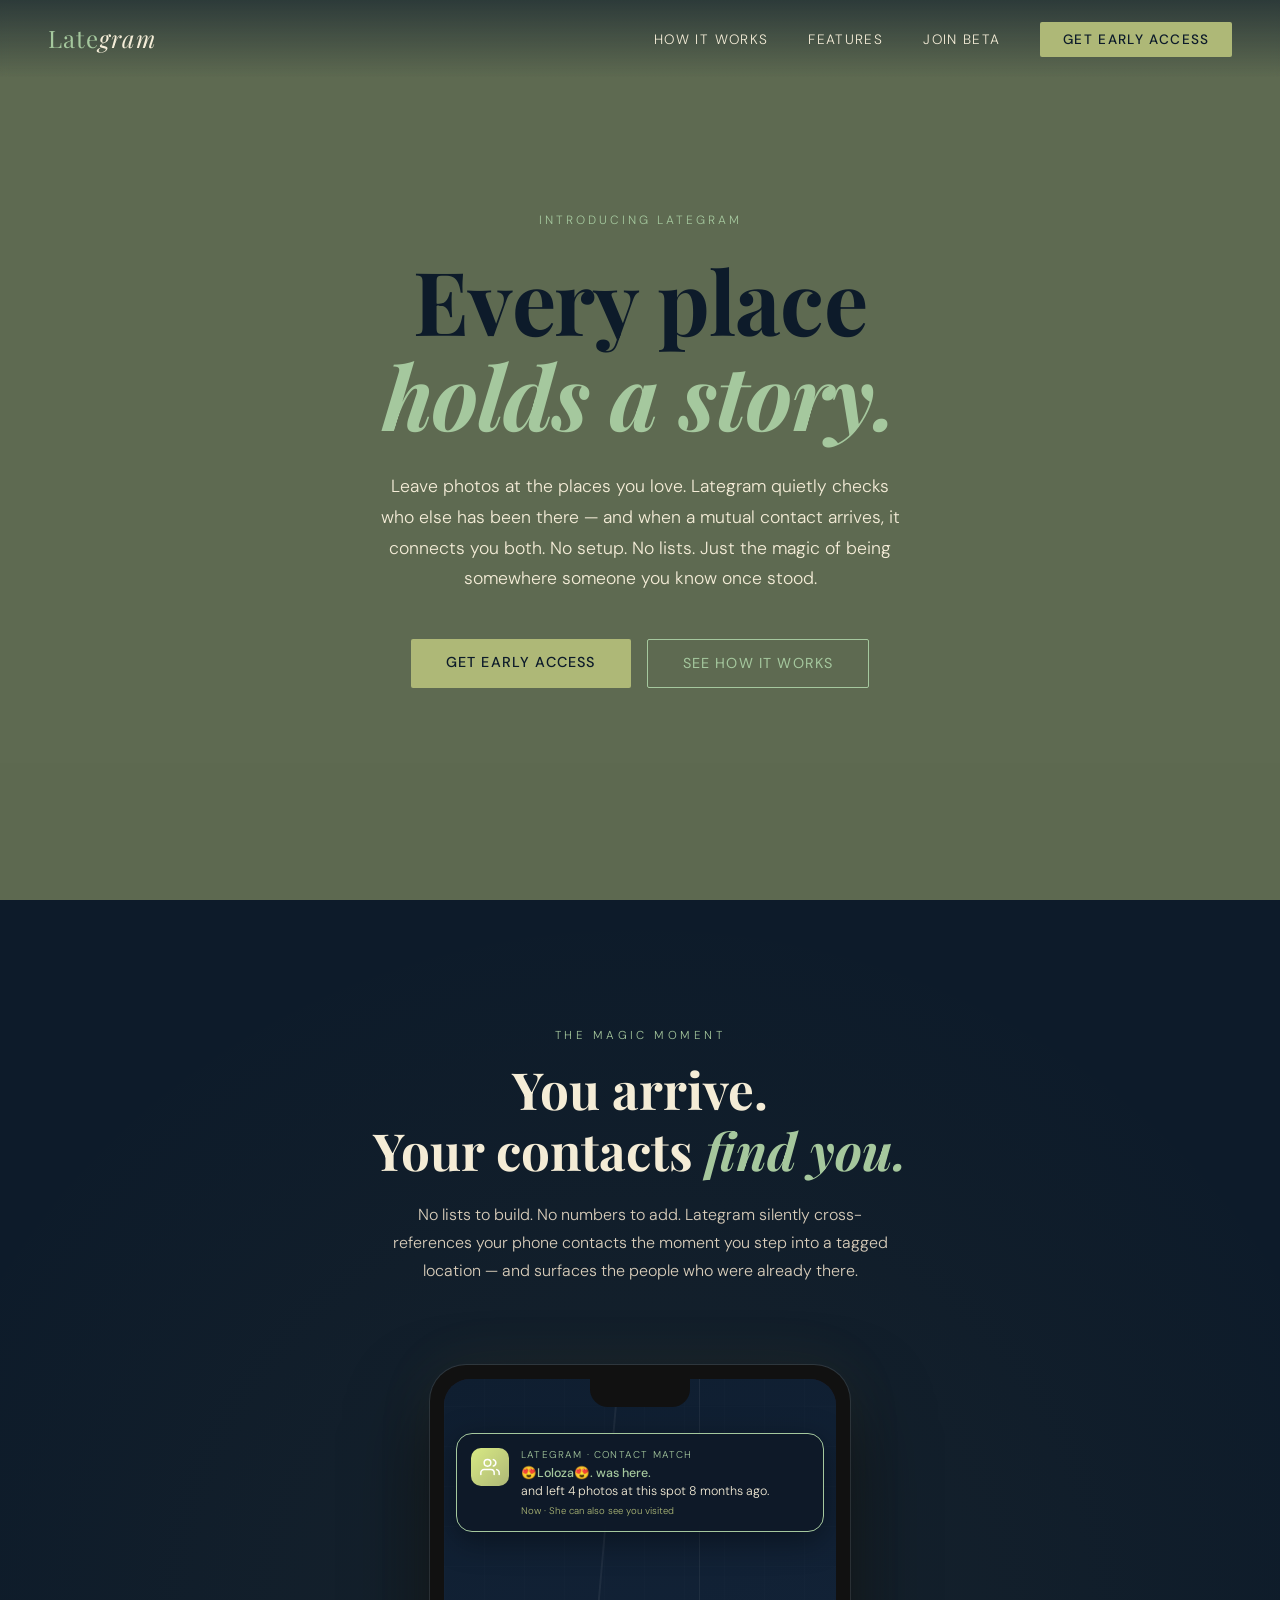
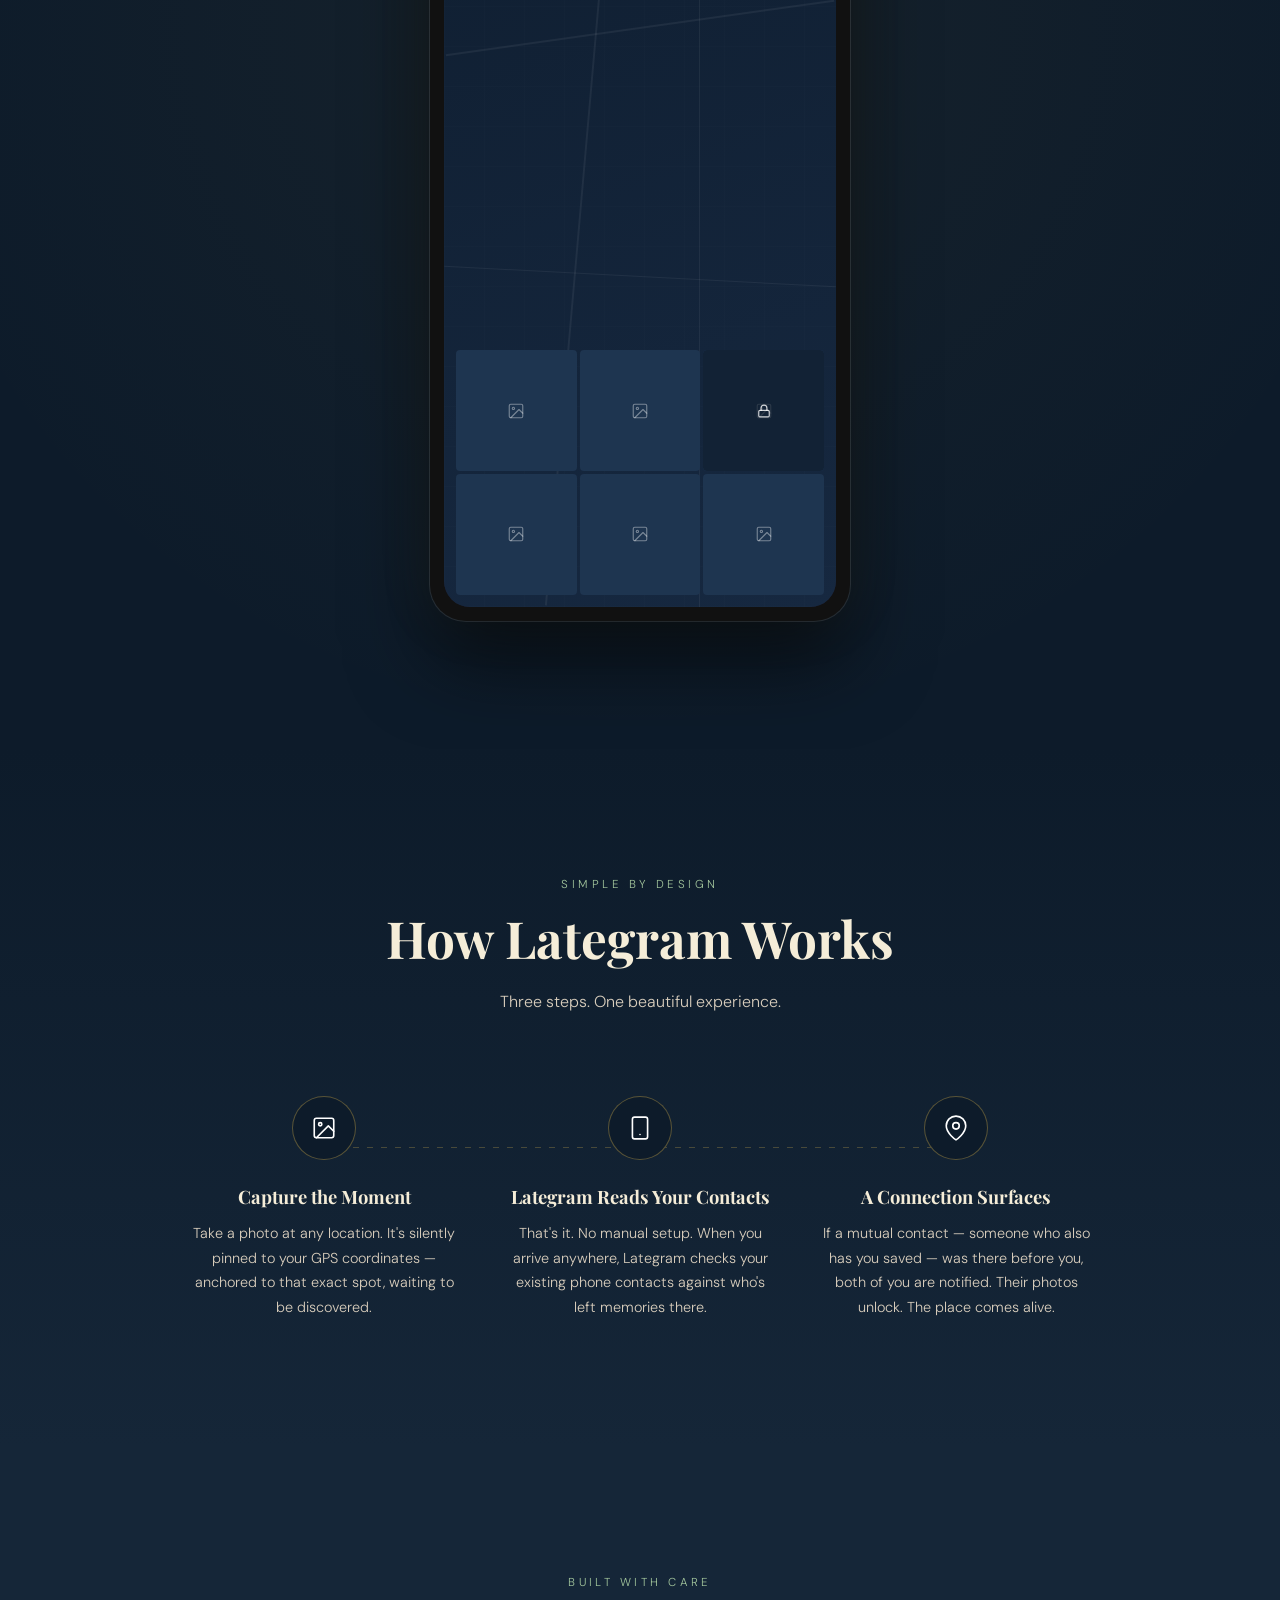
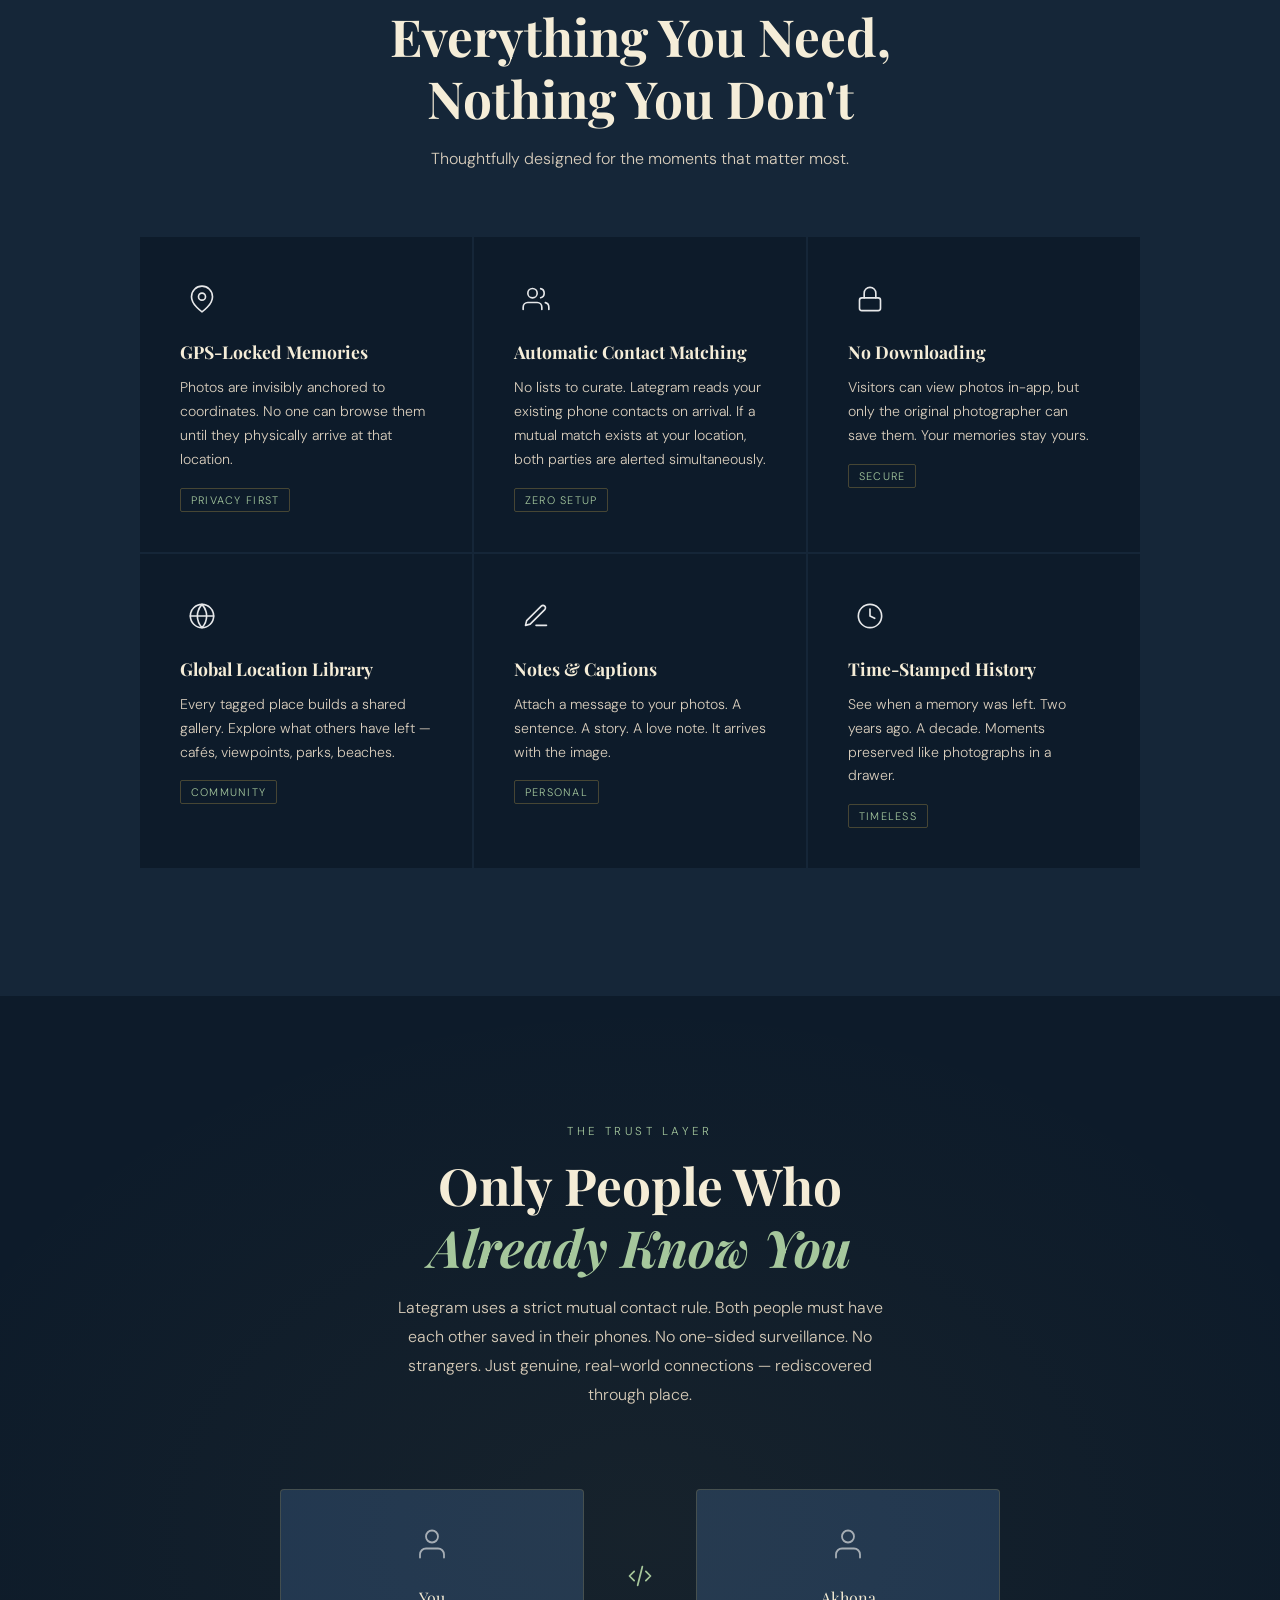
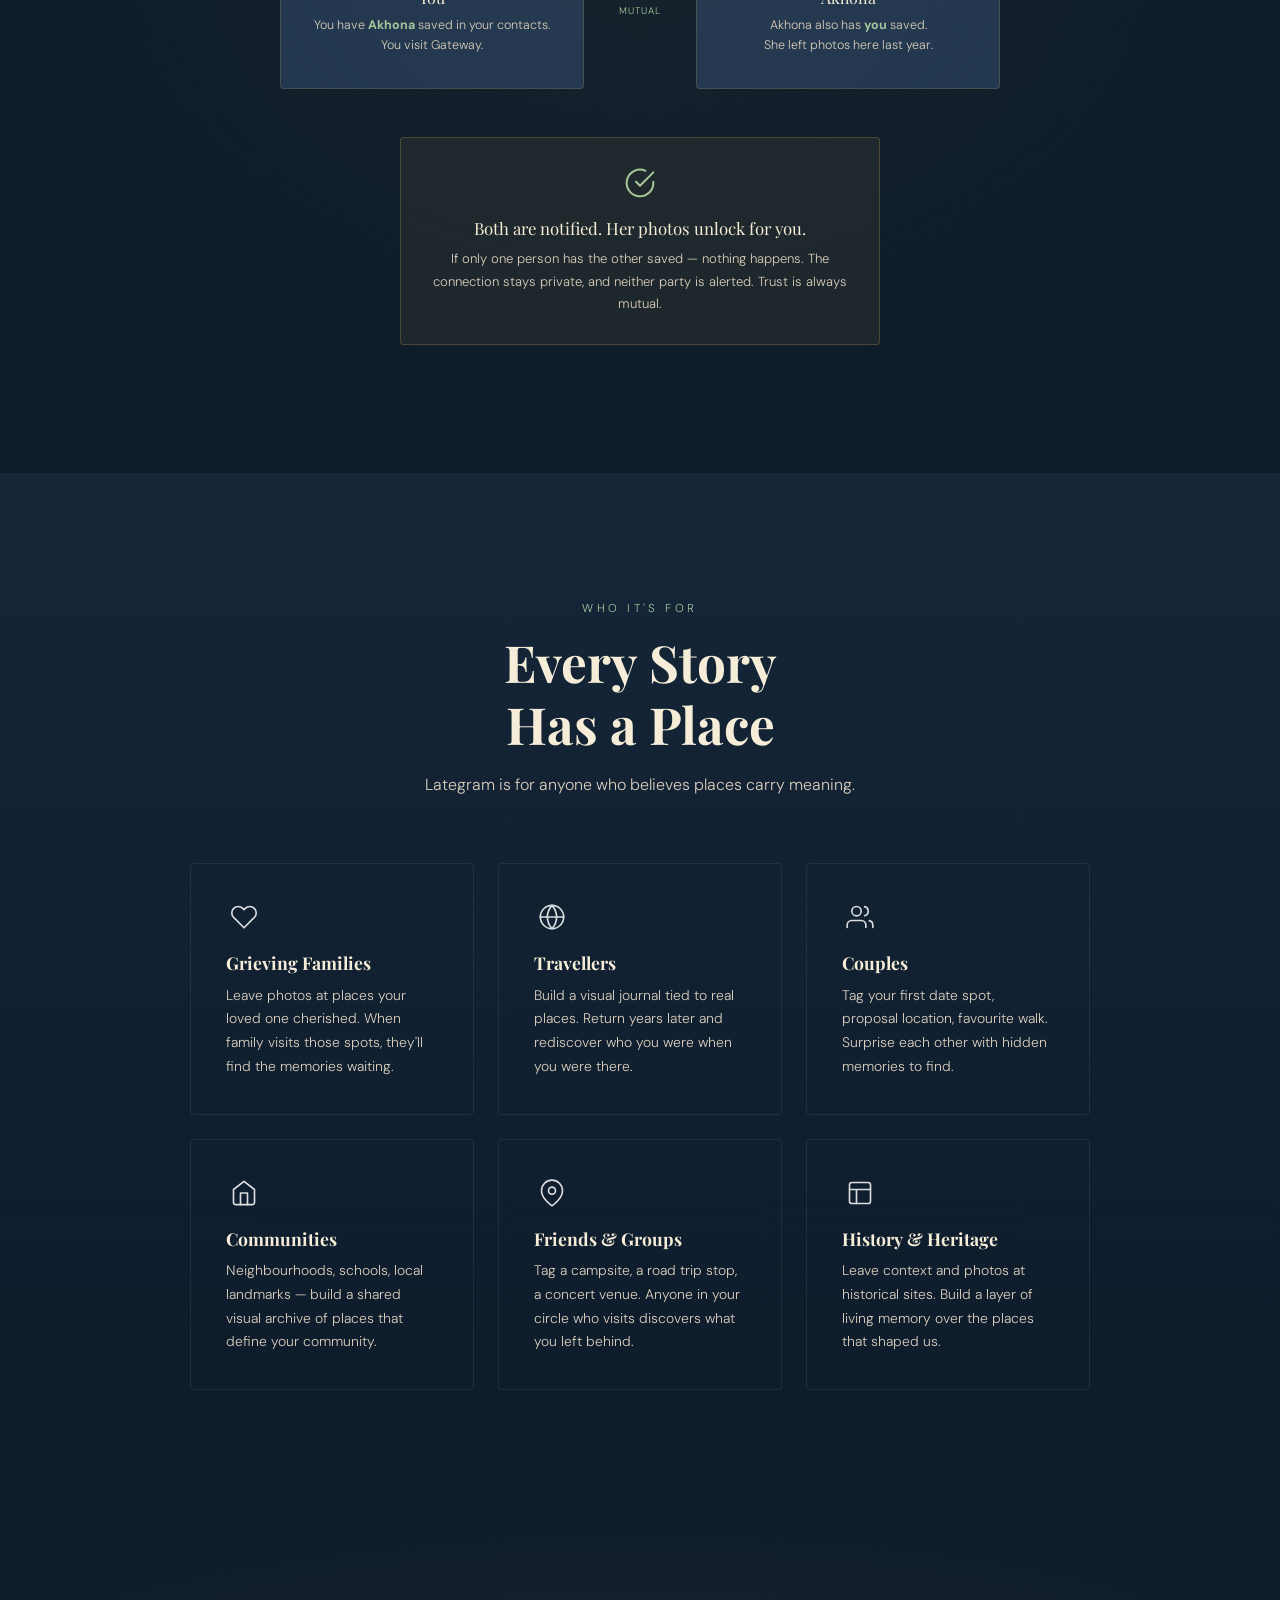
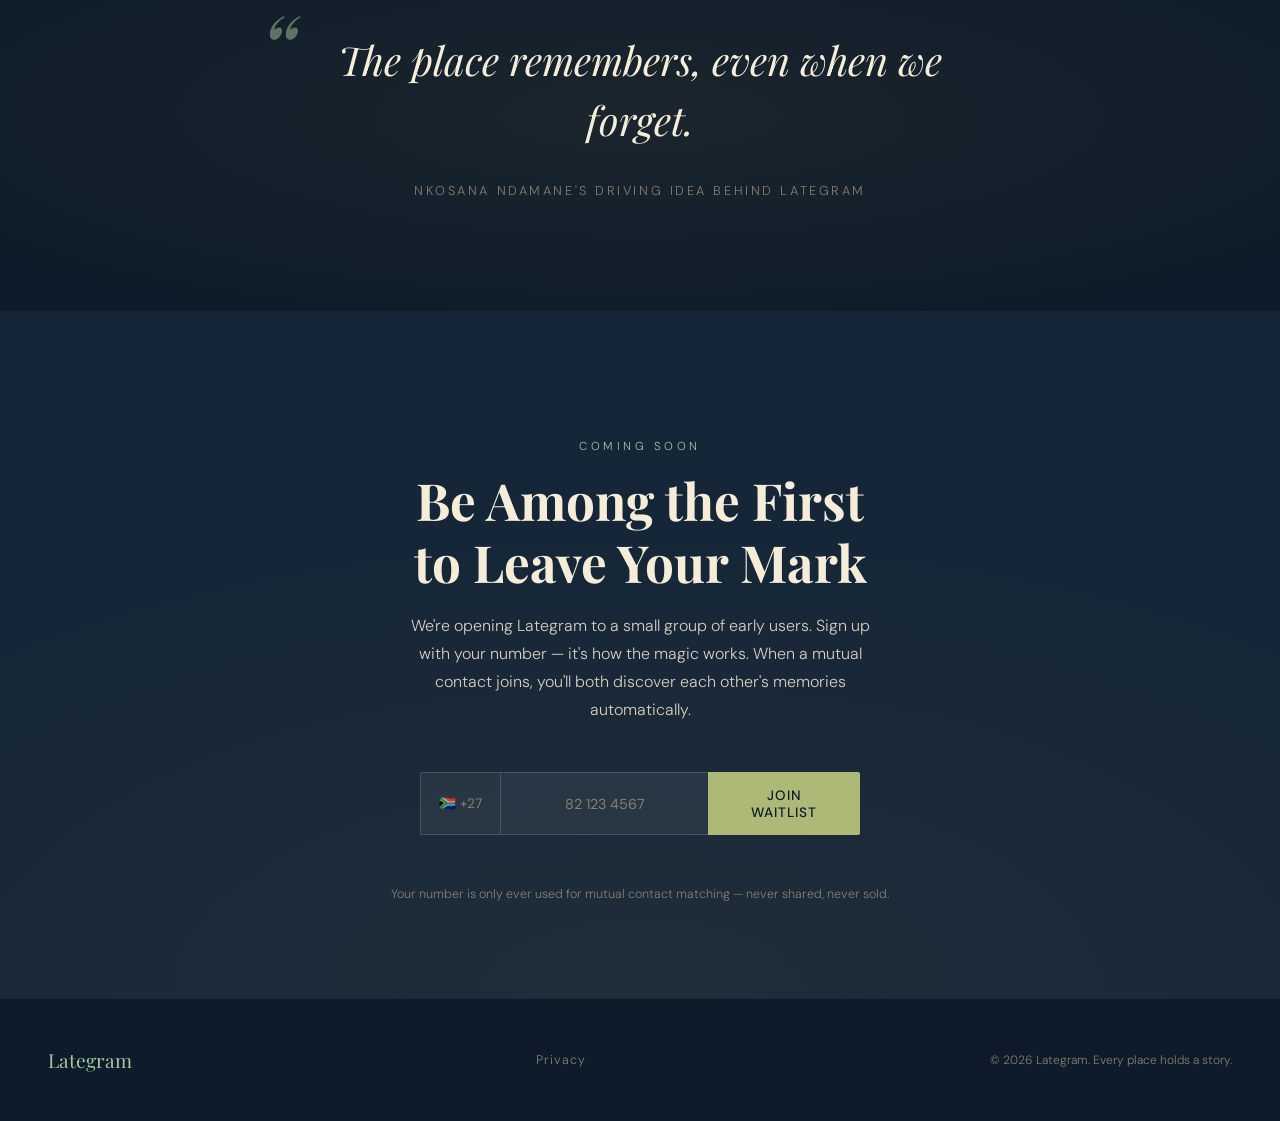
<file: index.html>
<!DOCTYPE html>
<html lang="en">
<head>
<meta charset="UTF-8">
<meta name="viewport" content="width=device-width, initial-scale=1.0">
<title>Lategram — Every Place Holds a Story</title>
<link href="https://fonts.googleapis.com/css2?family=Playfair+Display:ital,wght@0,400;0,700;1,400;1,600&family=DM+Sans:wght@300;400;500&display=swap" rel="stylesheet">
<link rel="stylesheet" href="style.css">
</head>
<body>

<!-- NAV -->
<nav>
  <div class="logo">Late<span>gram</span></div>
  <ul>
    <li><a href="#how">How It Works</a></li>
    <li><a href="#features">Features</a></li>
    <li><a href="#waitlist">Join Beta</a></li>
    <li><a href="#waitlist" class="nav-cta">Get Early Access</a></li>
  </ul>
</nav>

<!-- HERO -->
<section class="hero">
  <div class="hero-bg"></div>

  <!-- floating photo cards -->
  <div class="photo-float pf1"><div class="photo-inner"><svg width="32" height="32" viewBox="0 0 24 24" fill="none" stroke="rgba(255,255,255,0.5)" stroke-width="1.2" stroke-linecap="round" stroke-linejoin="round"><circle cx="12" cy="12" r="4"/><path d="M12 2v2M12 20v2M4.93 4.93l1.41 1.41M17.66 17.66l1.41 1.41M2 12h2M20 12h2M4.93 19.07l1.41-1.41M17.66 6.34l1.41-1.41"/></svg></div></div>
  <div class="photo-float pf2"><div class="photo-inner"><svg width="32" height="32" viewBox="0 0 24 24" fill="none" stroke="rgba(255,255,255,0.5)" stroke-width="1.2" stroke-linecap="round" stroke-linejoin="round"><path d="M17 21v-2a4 4 0 0 0-4-4H5a4 4 0 0 0-4 4v2"/><circle cx="9" cy="7" r="4"/><path d="M23 21v-2a4 4 0 0 0-3-3.87"/><path d="M16 3.13a4 4 0 0 1 0 7.75"/></svg></div></div>
  <div class="photo-float pf3"><div class="photo-inner"><svg width="32" height="32" viewBox="0 0 24 24" fill="none" stroke="rgba(255,255,255,0.5)" stroke-width="1.2" stroke-linecap="round" stroke-linejoin="round"><rect x="3" y="3" width="18" height="18" rx="2"/><path d="M3 9h18M9 21V9"/></svg></div></div>
  <div class="photo-float pf4"><div class="photo-inner"><svg width="32" height="32" viewBox="0 0 24 24" fill="none" stroke="rgba(255,255,255,0.5)" stroke-width="1.2" stroke-linecap="round" stroke-linejoin="round"><path d="M21 10c0 7-9 13-9 13S3 17 3 10a9 9 0 1 1 18 0z"/><circle cx="12" cy="10" r="3"/></svg></div></div>
  <div class="photo-float pf5"><div class="photo-inner"><svg width="32" height="32" viewBox="0 0 24 24" fill="none" stroke="rgba(255,255,255,0.5)" stroke-width="1.2" stroke-linecap="round" stroke-linejoin="round"><rect x="3" y="3" width="18" height="18" rx="2"/><circle cx="8.5" cy="8.5" r="1.5"/><path d="M21 15l-5-5L5 21"/></svg></div></div>
  <div class="photo-float pf6"><div class="photo-inner"><svg width="32" height="32" viewBox="0 0 24 24" fill="none" stroke="rgba(255,255,255,0.5)" stroke-width="1.2" stroke-linecap="round" stroke-linejoin="round"><path d="M20.84 4.61a5.5 5.5 0 0 0-7.78 0L12 5.67l-1.06-1.06a5.5 5.5 0 0 0-7.78 7.78l1.06 1.06L12 21.23l7.78-7.78 1.06-1.06a5.5 5.5 0 0 0 0-7.78z"/></svg></div></div>

  <div class="hero-content">
    <p class="hero-eyebrow">Introducing Lategram</p>
    <h1 class="hero-title">
      Every place<br>
      <em>holds a story.</em>
    </h1>
    <p class="hero-sub">
      Leave photos at the places you love. Lategram quietly checks who else has been there —
      and when a mutual contact arrives, it connects you both. No setup. No lists. Just the magic of being somewhere someone you know once stood.
    </p>
    <div class="hero-actions">
      <a href="#waitlist" class="btn-primary">Get Early Access</a>
      <a href="#how" class="btn-ghost">See How It Works</a>
    </div>
  </div>
</section>

<!-- NOTIFICATION DEMO -->
<section class="notif-section" id="notify">
  <p class="section-label">The Magic Moment</p>
  <h2 class="section-title">You arrive.<br>Your contacts <em style="font-style:italic; color:var(--mint-green);">find you.</em></h2>
  <p class="section-sub">
    No lists to build. No numbers to add. Lategram silently cross-references your phone contacts the moment you step into a tagged location — and surfaces the people who were already there.
  </p>

  <div class="notif-demo">
    <div class="phone-mock">
      <div class="phone-screen">
        <div class="phone-notch"></div>
        <div class="phone-map-bg">
          <div class="phone-road pr1"></div>
          <div class="phone-road pr2"></div>
          <div class="phone-road pr3"></div>
          <div class="phone-road pr4"></div>
        </div>

        <!-- Toast notification -->
        <div class="toast">
          <div class="toast-icon"><svg width="20" height="20" viewBox="0 0 24 24" fill="none" stroke="white" stroke-width="1.8" stroke-linecap="round" stroke-linejoin="round"><path d="M17 21v-2a4 4 0 0 0-4-4H5a4 4 0 0 0-4 4v2"/><circle cx="9" cy="7" r="4"/><path d="M23 21v-2a4 4 0 0 0-3-3.87"/><path d="M16 3.13a4 4 0 0 1 0 7.75"/></svg></div>
          <div class="toast-body">
            <div class="toast-app">Lategram · Contact Match</div>
            <div class="toast-msg">
              <strong>😍Loloza😍. was here.</strong><br>
              and left 4 photos at this spot 8 months ago.
            </div>
            <div class="toast-time">Now · She can also see you visited</div>
          </div>
        </div>

        <div class="phone-photos">
          <div class="pp"><svg width="18" height="18" viewBox="0 0 24 24" fill="none" stroke="rgba(255,255,255,0.4)" stroke-width="1.5" stroke-linecap="round" stroke-linejoin="round"><rect x="3" y="3" width="18" height="18" rx="2"/><circle cx="8.5" cy="8.5" r="1.5"/><path d="M21 15l-5-5L5 21"/></svg></div>
          <div class="pp"><svg width="18" height="18" viewBox="0 0 24 24" fill="none" stroke="rgba(255,255,255,0.4)" stroke-width="1.5" stroke-linecap="round" stroke-linejoin="round"><rect x="3" y="3" width="18" height="18" rx="2"/><circle cx="8.5" cy="8.5" r="1.5"/><path d="M21 15l-5-5L5 21"/></svg></div>
          <div class="pp pp-locked"><svg width="18" height="18" viewBox="0 0 24 24" fill="none" stroke="rgba(255,255,255,0.4)" stroke-width="1.5" stroke-linecap="round" stroke-linejoin="round"><rect x="3" y="3" width="18" height="18" rx="2"/><circle cx="8.5" cy="8.5" r="1.5"/><path d="M21 15l-5-5L5 21"/></svg><div class="pp-lock-icon"><svg width="14" height="14" viewBox="0 0 24 24" fill="none" stroke="rgba(255,255,255,0.8)" stroke-width="2" stroke-linecap="round" stroke-linejoin="round"><rect x="3" y="11" width="18" height="11" rx="2"/><path d="M7 11V7a5 5 0 0 1 10 0v4"/></svg></div></div>
          <div class="pp"><svg width="18" height="18" viewBox="0 0 24 24" fill="none" stroke="rgba(255,255,255,0.4)" stroke-width="1.5" stroke-linecap="round" stroke-linejoin="round"><rect x="3" y="3" width="18" height="18" rx="2"/><circle cx="8.5" cy="8.5" r="1.5"/><path d="M21 15l-5-5L5 21"/></svg></div>
          <div class="pp"><svg width="18" height="18" viewBox="0 0 24 24" fill="none" stroke="rgba(255,255,255,0.4)" stroke-width="1.5" stroke-linecap="round" stroke-linejoin="round"><rect x="3" y="3" width="18" height="18" rx="2"/><circle cx="8.5" cy="8.5" r="1.5"/><path d="M21 15l-5-5L5 21"/></svg></div>
          <div class="pp"><svg width="18" height="18" viewBox="0 0 24 24" fill="none" stroke="rgba(255,255,255,0.4)" stroke-width="1.5" stroke-linecap="round" stroke-linejoin="round"><rect x="3" y="3" width="18" height="18" rx="2"/><circle cx="8.5" cy="8.5" r="1.5"/><path d="M21 15l-5-5L5 21"/></svg></div>
        </div>
      </div>
    </div>
  </div>
</section>

<!-- HOW IT WORKS -->
<section class="how-section" id="how">
  <p class="section-label">Simple By Design</p>
  <h2 class="section-title">How Lategram Works</h2>
  <p class="section-sub">Three steps. One beautiful experience.</p>

  <div class="steps">
    <div class="step">
      <div class="step-num"><svg width="26" height="26" viewBox="0 0 24 24" fill="none" stroke="white" stroke-width="1.5" stroke-linecap="round" stroke-linejoin="round"><rect x="3" y="3" width="18" height="18" rx="2"/><circle cx="8.5" cy="8.5" r="1.5"/><path d="M21 15l-5-5L5 21"/></svg></div>
      <h3>Capture the Moment</h3>
      <p>Take a photo at any location. It's silently pinned to your GPS coordinates — anchored to that exact spot, waiting to be discovered.</p>
    </div>
    <div class="step">
      <div class="step-num"><svg width="26" height="26" viewBox="0 0 24 24" fill="none" stroke="white" stroke-width="1.5" stroke-linecap="round" stroke-linejoin="round"><rect x="5" y="2" width="14" height="20" rx="2"/><path d="M12 18h.01"/></svg></div>
      <h3>Lategram Reads Your Contacts</h3>
      <p>That's it. No manual setup. When you arrive anywhere, Lategram checks your existing phone contacts against who's left memories there.</p>
    </div>
    <div class="step">
      <div class="step-num"><svg width="26" height="26" viewBox="0 0 24 24" fill="none" stroke="white" stroke-width="1.5" stroke-linecap="round" stroke-linejoin="round"><path d="M21 10c0 7-9 13-9 13S3 17 3 10a9 9 0 1 1 18 0z"/><circle cx="12" cy="10" r="3"/></svg></div>
      <h3>A Connection Surfaces</h3>
      <p>If a mutual contact — someone who also has you saved — was there before you, both of you are notified. Their photos unlock. The place comes alive.</p>
    </div>
  </div>
</section>

<!-- FEATURES -->
<section class="features-section" id="features">
  <p class="section-label">Built With Care</p>
  <h2 class="section-title" style="text-align:center; margin-bottom:1rem;">Everything You Need,<br>Nothing You Don't</h2>
  <p class="section-sub" style="text-align:center; max-width:480px; margin: 0 auto 4rem; color: var(--cream-dim); line-height:1.75;">
    Thoughtfully designed for the moments that matter most.
  </p>

  <div class="features-grid">
    <div class="feat">
      <div class="feat-icon"><svg width="28" height="28" viewBox="0 0 24 24" fill="none" stroke="white" stroke-width="1.4" stroke-linecap="round" stroke-linejoin="round"><path d="M21 10c0 7-9 13-9 13S3 17 3 10a9 9 0 1 1 18 0z"/><circle cx="12" cy="10" r="3"/></svg></div>
      <h3>GPS-Locked Memories</h3>
      <p>Photos are invisibly anchored to coordinates. No one can browse them until they physically arrive at that location.</p>
      <span class="feat-tag">Privacy First</span>
    </div>
    <div class="feat">
      <div class="feat-icon"><svg width="28" height="28" viewBox="0 0 24 24" fill="none" stroke="white" stroke-width="1.4" stroke-linecap="round" stroke-linejoin="round"><path d="M17 21v-2a4 4 0 0 0-4-4H5a4 4 0 0 0-4 4v2"/><circle cx="9" cy="7" r="4"/><path d="M23 21v-2a4 4 0 0 0-3-3.87"/><path d="M16 3.13a4 4 0 0 1 0 7.75"/></svg></div>
      <h3>Automatic Contact Matching</h3>
      <p>No lists to curate. Lategram reads your existing phone contacts on arrival. If a mutual match exists at your location, both parties are alerted simultaneously.</p>
      <span class="feat-tag">Zero Setup</span>
    </div>
    <div class="feat">
      <div class="feat-icon"><svg width="28" height="28" viewBox="0 0 24 24" fill="none" stroke="white" stroke-width="1.4" stroke-linecap="round" stroke-linejoin="round"><rect x="3" y="11" width="18" height="11" rx="2"/><path d="M7 11V7a5 5 0 0 1 10 0v4"/></svg></div>
      <h3>No Downloading</h3>
      <p>Visitors can view photos in-app, but only the original photographer can save them. Your memories stay yours.</p>
      <span class="feat-tag">Secure</span>
    </div>
    <div class="feat">
      <div class="feat-icon"><svg width="28" height="28" viewBox="0 0 24 24" fill="none" stroke="white" stroke-width="1.4" stroke-linecap="round" stroke-linejoin="round"><circle cx="12" cy="12" r="10"/><path d="M2 12h20M12 2a15.3 15.3 0 0 1 4 10 15.3 15.3 0 0 1-4 10 15.3 15.3 0 0 1-4-10 15.3 15.3 0 0 1 4-10z"/></svg></div>
      <h3>Global Location Library</h3>
      <p>Every tagged place builds a shared gallery. Explore what others have left — cafés, viewpoints, parks, beaches.</p>
      <span class="feat-tag">Community</span>
    </div>
    <div class="feat">
      <div class="feat-icon"><svg width="28" height="28" viewBox="0 0 24 24" fill="none" stroke="white" stroke-width="1.4" stroke-linecap="round" stroke-linejoin="round"><path d="M12 20h9"/><path d="M16.5 3.5a2.121 2.121 0 0 1 3 3L7 19l-4 1 1-4L16.5 3.5z"/></svg></div>
      <h3>Notes & Captions</h3>
      <p>Attach a message to your photos. A sentence. A story. A love note. It arrives with the image.</p>
      <span class="feat-tag">Personal</span>
    </div>
    <div class="feat">
      <div class="feat-icon"><svg width="28" height="28" viewBox="0 0 24 24" fill="none" stroke="white" stroke-width="1.4" stroke-linecap="round" stroke-linejoin="round"><circle cx="12" cy="12" r="10"/><path d="M12 6v6l4 2"/></svg></div>
      <h3>Time-Stamped History</h3>
      <p>See when a memory was left. Two years ago. A decade. Moments preserved like photographs in a drawer.</p>
      <span class="feat-tag">Timeless</span>
    </div>
  </div>
</section>

<!-- MUTUAL TRUST MODEL -->
<section style="padding: 8rem 2rem; background: var(--navy); position:relative; overflow:hidden;">
  <div style="position:absolute;inset:0;background:radial-gradient(ellipse 60% 50% at 50% 50%, rgba(201,168,76,0.05), transparent);pointer-events:none;"></div>
  <p class="section-label">The Trust Layer</p>
  <h2 class="section-title" style="text-align:center; margin-bottom:1rem;">Only People Who<br><em style="font-style:italic;color:var(--mint-green);">Already Know You</em></h2>
  <p class="section-sub" style="text-align:center;max-width:520px;margin:1rem auto 5rem;color:var(--cream-dim);line-height:1.8;">
    Lategram uses a strict mutual contact rule. Both people must have each other saved in their phones. No one-sided surveillance. No strangers. Just genuine, real-world connections — rediscovered through place.
  </p>

  <div id="actors">
    <!-- Person A -->
    <div style="background:var(--navy-light);border:1px solid rgba(201,168,76,0.2);border-radius:4px;padding:2rem;text-align:center;">
      <div style="font-size:2.5rem;margin-bottom:0.8rem;"><svg width="36" height="36" viewBox="0 0 24 24" fill="none" stroke="rgba(255,255,255,0.6)" stroke-width="1.2" stroke-linecap="round" stroke-linejoin="round"><path d="M20 21v-2a4 4 0 0 0-4-4H8a4 4 0 0 0-4 4v2"/><circle cx="12" cy="7" r="4"/></svg></div>
      <div style="font-family:'Playfair Display',serif;font-size:1rem;margin-bottom:0.5rem;">You</div>
      <div style="font-size:0.78rem;color:var(--cream-dim);line-height:1.6;">You have <strong style="color:var(--mint-green);">Akhona</strong> saved in your contacts.<br>You visit Gateway.</div>
    </div>

    <!-- Arrow / mutual indicator -->
    <div style="text-align:center;">
      <div style="font-size:1.4rem;color:var(--gold);"><svg width="28" height="28" viewBox="0 0 24 24" fill="none" stroke="var(--mint-green)" stroke-width="1.5" stroke-linecap="round" stroke-linejoin="round"><path d="M17 8l4 4-4 4M7 8l-4 4 4 4M14 4l-4 16"/></svg></div>
      <div style="font-size:0.6rem;letter-spacing:0.12em;text-transform:uppercase;color:var(--mint-green);margin-top:0.4rem;">Mutual</div>
    </div>

    <!-- Person B -->
    <div style="background:var(--navy-light);border:1px solid rgba(201,168,76,0.2);border-radius:4px;padding:2rem;text-align:center;">
      <div style="font-size:2.5rem;margin-bottom:0.8rem;"><svg width="36" height="36" viewBox="0 0 24 24" fill="none" stroke="rgba(255,255,255,0.6)" stroke-width="1.2" stroke-linecap="round" stroke-linejoin="round"><path d="M20 21v-2a4 4 0 0 0-4-4H8a4 4 0 0 0-4 4v2"/><circle cx="12" cy="7" r="4"/></svg></div>
      <div style="font-family:'Playfair Display',serif;font-size:1rem;margin-bottom:0.5rem;">Akhona</div>
      <div style="font-size:0.78rem;color:var(--cream-dim);line-height:1.6;">Akhona also has <strong style="color:var(--mint-green);">you</strong> saved.<br>She left photos here last year.</div>
    </div>
  </div>

  <!-- Result -->
  <div style="max-width:480px;margin:3rem auto 0;background:rgba(201,168,76,0.08);border:1px solid rgba(201,168,76,0.25);border-radius:4px;padding:1.8rem;text-align:center;">
    <div style="margin-bottom:0.8rem;"><svg width="32" height="32" viewBox="0 0 24 24" fill="none" stroke="var(--mint-green)" stroke-width="1.5" stroke-linecap="round" stroke-linejoin="round"><path d="M22 11.08V12a10 10 0 1 1-5.93-9.14"/><polyline points="22 4 12 14.01 9 11.01"/></svg></div>
    <div style="font-family:'Playfair Display',serif;font-size:1.05rem;margin-bottom:0.6rem;">Both are notified. Her photos unlock for you.</div>
    <div style="font-size:0.82rem;color:var(--cream-dim);line-height:1.7;">If only one person has the other saved — nothing happens. The connection stays private, and neither party is alerted. Trust is always mutual.</div>
  </div>
</section>

<!-- USE CASES -->
<section class="use-section">
  <p class="section-label">Who It's For</p>
  <h2 class="section-title" style="text-align:center; margin-bottom:1rem;">Every Story<br>Has a Place</h2>
  <p class="section-sub" style="text-align:center; max-width:440px; margin:0 auto 4rem; color:var(--cream-dim); line-height:1.75;">
    Lategram is for anyone who believes places carry meaning.
  </p>
  <div class="use-cases">
    <div class="use-card">
      <div class="use-card-emoji"><svg width="28" height="28" viewBox="0 0 24 24" fill="none" stroke="white" stroke-width="1.4" stroke-linecap="round" stroke-linejoin="round"><path d="M20.84 4.61a5.5 5.5 0 0 0-7.78 0L12 5.67l-1.06-1.06a5.5 5.5 0 0 0-7.78 7.78l1.06 1.06L12 21.23l7.78-7.78 1.06-1.06a5.5 5.5 0 0 0 0-7.78z"/></svg></div>
      <h3>Grieving Families</h3>
      <p>Leave photos at places your loved one cherished. When family visits those spots, they'll find the memories waiting.</p>
    </div>
    <div class="use-card">
      <div class="use-card-emoji"><svg width="28" height="28" viewBox="0 0 24 24" fill="none" stroke="white" stroke-width="1.4" stroke-linecap="round" stroke-linejoin="round"><circle cx="12" cy="12" r="10"/><path d="M2 12h20M12 2a15.3 15.3 0 0 1 4 10 15.3 15.3 0 0 1-4 10 15.3 15.3 0 0 1-4-10 15.3 15.3 0 0 1 4-10z"/></svg></div>
      <h3>Travellers</h3>
      <p>Build a visual journal tied to real places. Return years later and rediscover who you were when you were there.</p>
    </div>
    <div class="use-card">
      <div class="use-card-emoji"><svg width="28" height="28" viewBox="0 0 24 24" fill="none" stroke="white" stroke-width="1.4" stroke-linecap="round" stroke-linejoin="round"><path d="M17 21v-2a4 4 0 0 0-4-4H5a4 4 0 0 0-4 4v2"/><circle cx="9" cy="7" r="4"/><path d="M23 21v-2a4 4 0 0 0-3-3.87"/><path d="M16 3.13a4 4 0 0 1 0 7.75"/></svg></div>
      <h3>Couples</h3>
      <p>Tag your first date spot, proposal location, favourite walk. Surprise each other with hidden memories to find.</p>
    </div>
    <div class="use-card">
      <div class="use-card-emoji"><svg width="28" height="28" viewBox="0 0 24 24" fill="none" stroke="white" stroke-width="1.4" stroke-linecap="round" stroke-linejoin="round"><path d="M3 9l9-7 9 7v11a2 2 0 0 1-2 2H5a2 2 0 0 1-2-2z"/><polyline points="9 22 9 12 15 12 15 22"/></svg></div>
      <h3>Communities</h3>
      <p>Neighbourhoods, schools, local landmarks — build a shared visual archive of places that define your community.</p>
    </div>
    <div class="use-card">
      <div class="use-card-emoji"><svg width="28" height="28" viewBox="0 0 24 24" fill="none" stroke="white" stroke-width="1.4" stroke-linecap="round" stroke-linejoin="round"><path d="M21 10c0 7-9 13-9 13S3 17 3 10a9 9 0 1 1 18 0z"/><circle cx="12" cy="10" r="3"/></svg></div>
      <h3>Friends & Groups</h3>
      <p>Tag a campsite, a road trip stop, a concert venue. Anyone in your circle who visits discovers what you left behind.</p>
    </div>
    <div class="use-card">
      <div class="use-card-emoji"><svg width="28" height="28" viewBox="0 0 24 24" fill="none" stroke="white" stroke-width="1.4" stroke-linecap="round" stroke-linejoin="round"><rect x="3" y="3" width="18" height="18" rx="2"/><path d="M3 9h18M9 21V9"/></svg></div>
      <h3>History & Heritage</h3>
      <p>Leave context and photos at historical sites. Build a layer of living memory over the places that shaped us.</p>
    </div>
  </div>
</section>

<!-- QUOTE BREAK -->
<section class="quote-break">
  <blockquote>
    The place remembers, even when we forget.
  </blockquote>
  <p class="quote-attr">Nkosana Ndamane's driving idea behind Lategram</p>
</section>

<!-- WAITLIST -->
<section class="waitlist-section" id="waitlist">
  <p class="section-label">Coming Soon</p>
  <h2 class="section-title">Be Among the First<br>to Leave Your Mark</h2>
  <p class="section-sub" style="max-width:460px; margin: 1.2rem auto 0; color:var(--cream-dim); line-height:1.75;">
    We're opening Lategram to a small group of early users. Sign up with your number — it's how the magic works. When a mutual contact joins, you'll both discover each other's memories automatically.
  </p>
  <div class="waitlist-form">
    <select id="country-code" style="
      background: rgba(255,255,255,0.06);
      border: 1px solid rgba(255,255,255,0.15);
      border-right: none;
      padding: 0.9rem 0.6rem;
      color: var(--dust);
      font-family: 'DM Sans', sans-serif;
      font-size: 0.85rem;
      border-radius: 2px 0 0 0;
      outline: none;
      cursor: pointer;
      appearance: none;
      -webkit-appearance: none;
      min-width: 80px;
      text-align: center;
    ">
      <option value="+27">🇿🇦 +27</option>
      <option value="+1">🇺🇸 +1</option>
      <option value="+44">🇬🇧 +44</option>
      <option value="+61">🇦🇺 +61</option>
      <option value="+64">🇳🇿 +64</option>
      <option value="+91">🇮🇳 +91</option>
      <option value="+234">🇳🇬 +234</option>
      <option value="+254">🇰🇪 +254</option>
      <option value="+263">🇿🇼 +263</option>
      <option value="+267">🇧🇼 +267</option>
      <option value="+260">🇿🇲 +260</option>
      <option value="+258">🇲🇿 +258</option>
      <option value="+249">🇸🇩 +249</option>
      <option value="+20">🇪🇬 +20</option>
      <option value="+212">🇲🇦 +212</option>
      <option value="+33">🇫🇷 +33</option>
      <option value="+49">🇩🇪 +49</option>
      <option value="+31">🇳🇱 +31</option>
      <option value="+55">🇧🇷 +55</option>
      <option value="+86">🇨🇳 +86</option>
    </select>
    <input type="tel" id="waitlist-input" placeholder="82 123 4567" style="border-radius: 0;" />
    <button onclick="handleWaitlist(this)" style="border-radius: 0 2px 2px 0;">Join Waitlist</button>
  </div>
  <p id="waitlist-error" style="font-size:0.78rem; color:#C84B31; margin-top:0.6rem; min-height:1.2rem; position:relative; z-index:1;"></p>
  <p class="waitlist-note">Your number is only ever used for mutual contact matching — never shared, never sold.</p>
</section>

<!-- FOOTER -->
<footer>
  <div class="footer-logo">Lategram</div>
  <div class="footer-links">
    <a href="https://www.lategram.app/privacy">Privacy</a>
  </div>
  <p class="footer-copy">© 2026 Lategram. Every place holds a story.</p>
</footer>
<script src="script.js"></script>
</body>
</html>
</file>
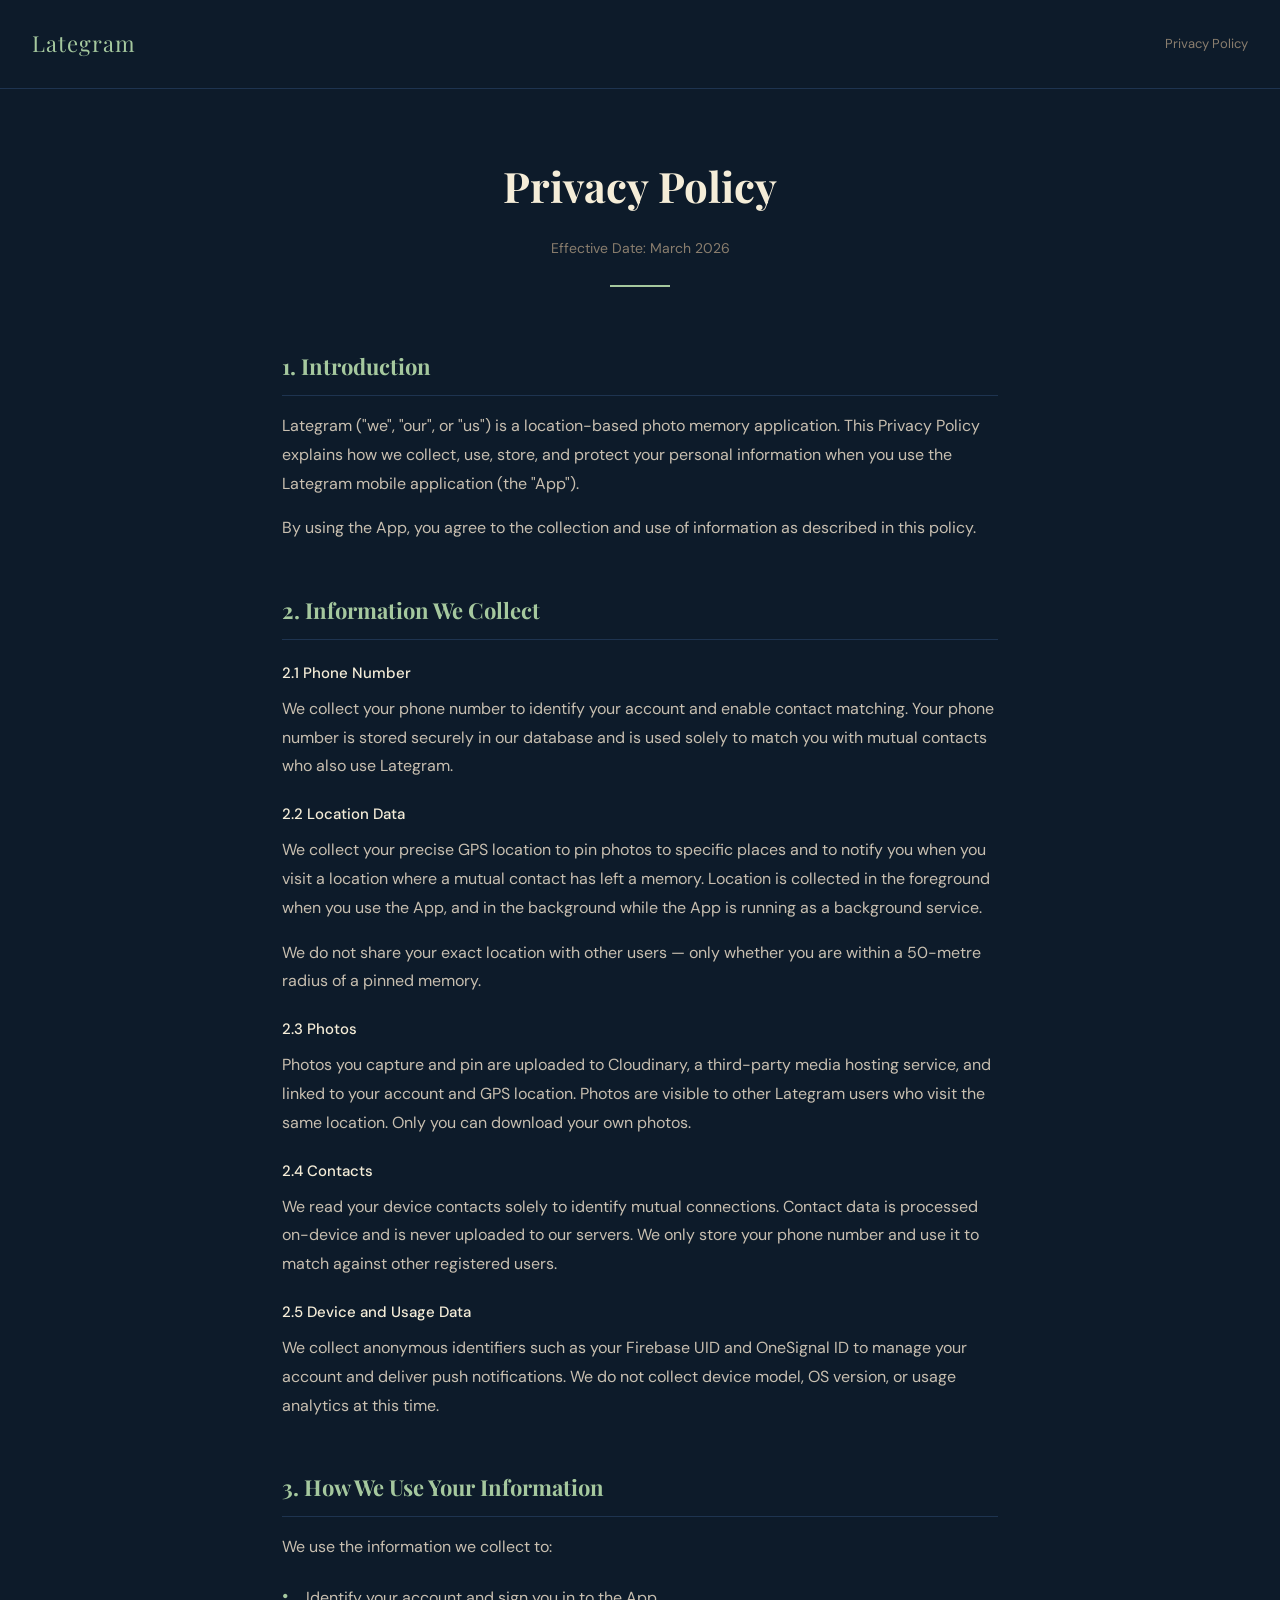
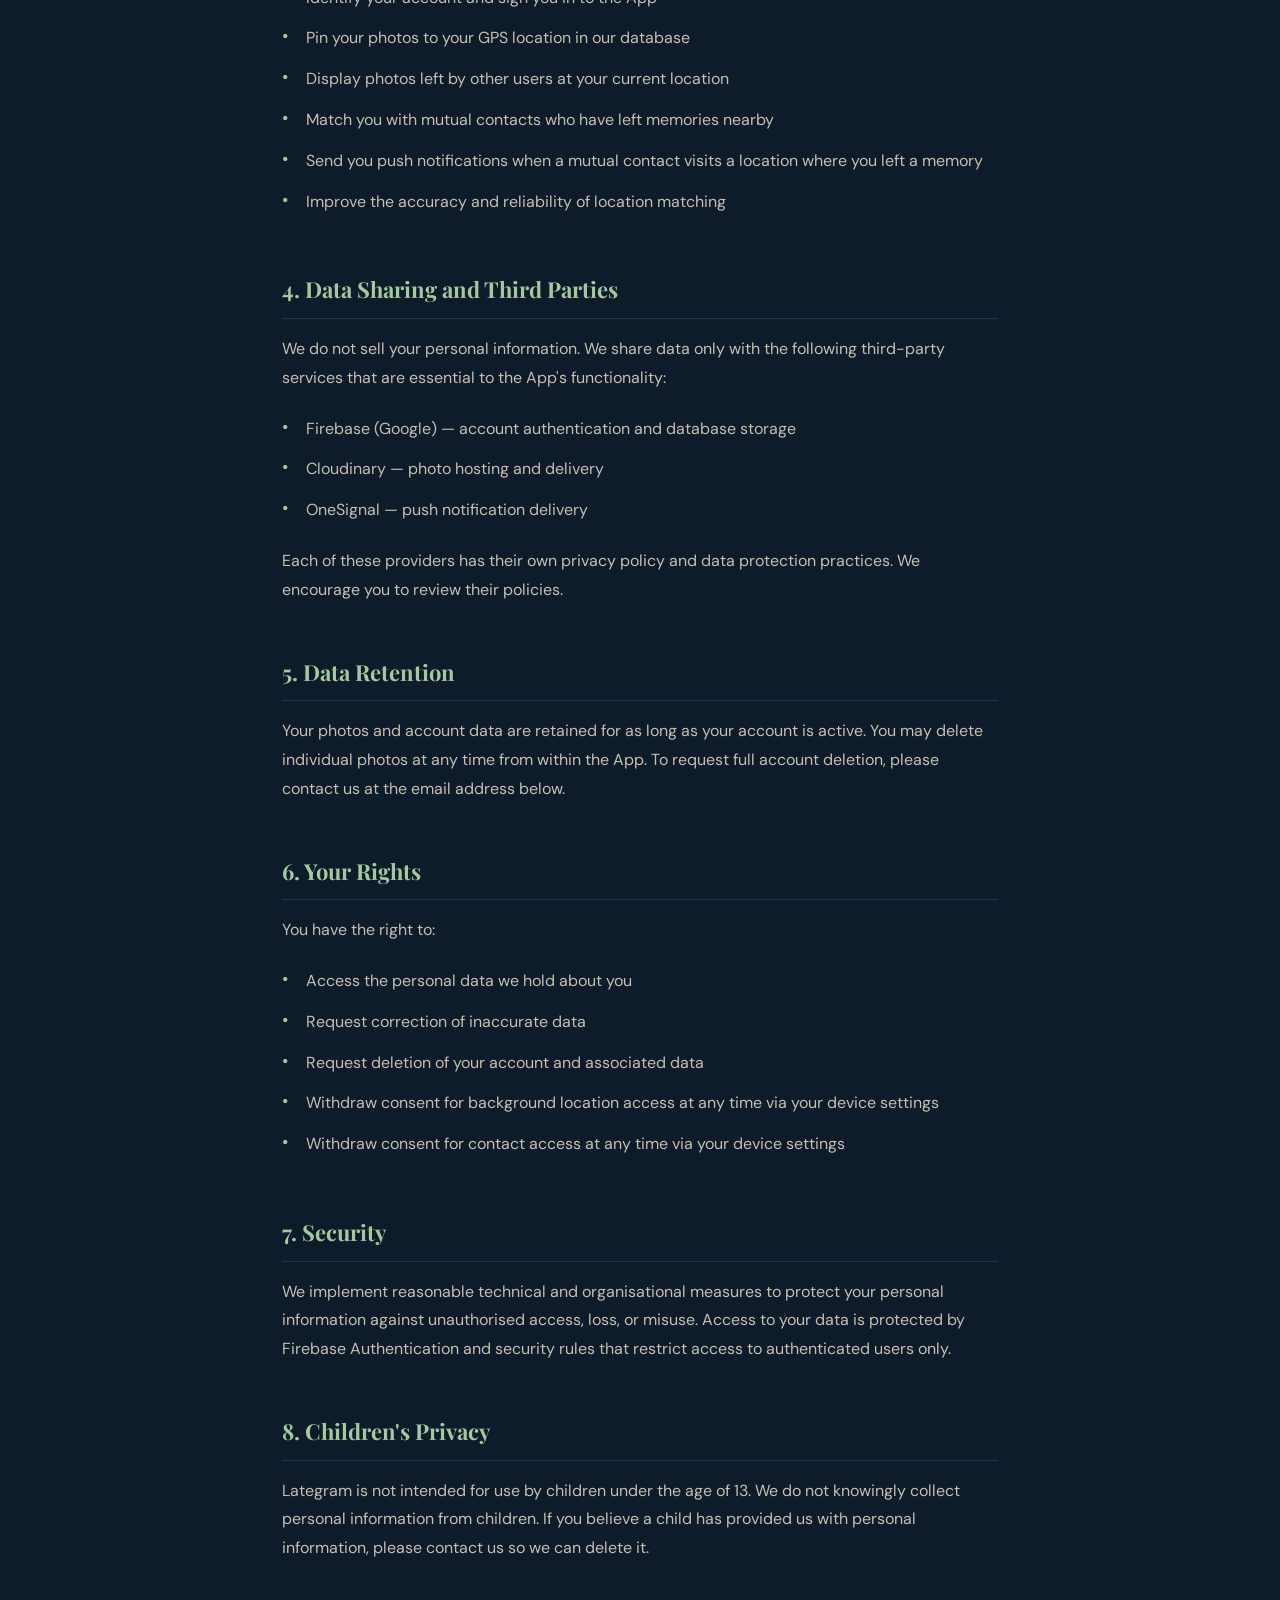
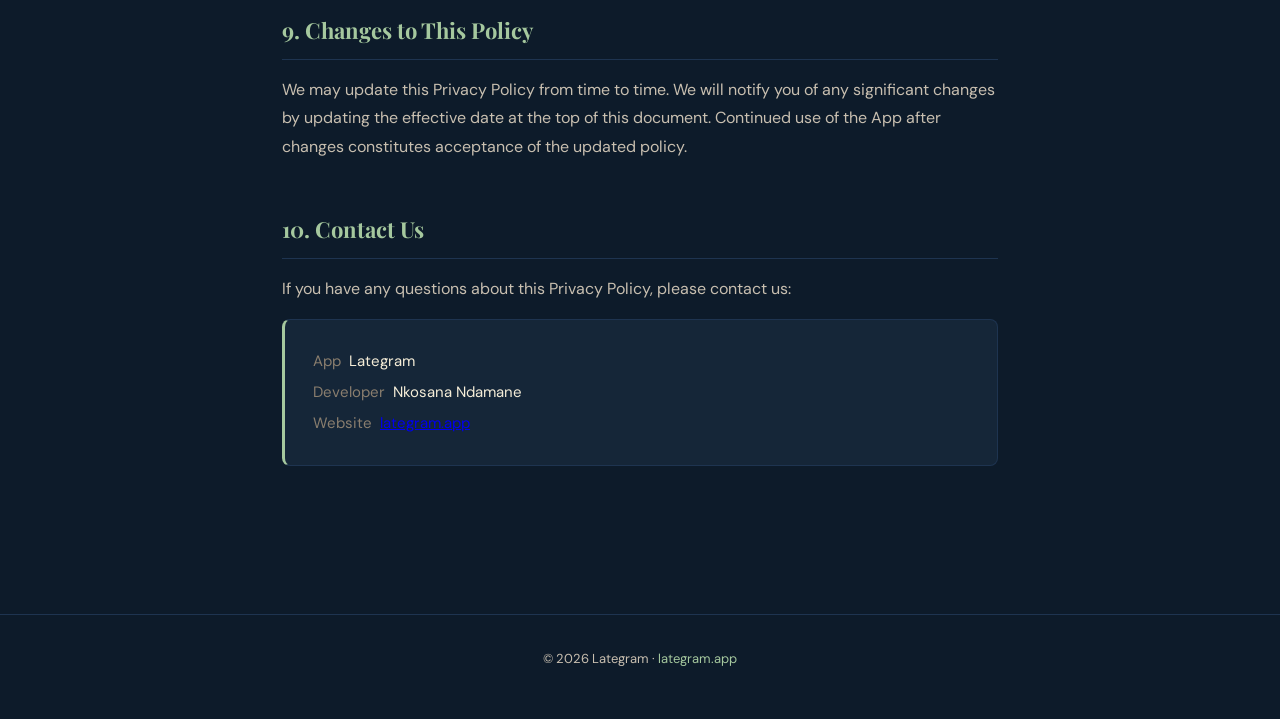
<file: privacy.html>
<!DOCTYPE html>
<html lang="en">
<head>
    <meta charset="UTF-8">
    <meta name="viewport" content="width=device-width, initial-scale=1.0">
    <title>Lategram — Privacy Policy</title>
    <link href="https://fonts.googleapis.com/css2?family=Playfair+Display:wght@400;700&family=DM+Sans:wght@300;400;500&display=swap" rel="stylesheet">
    <style>
        *, *::before, *::after { box-sizing: border-box; margin: 0; padding: 0; }

        body {
            background-color: #0D1B2A;
            color: #F5EDD8;
            font-family: 'DM Sans', sans-serif;
            font-size: 16px;
            line-height: 1.8;
        }

        header {
            background-color: #0D1B2A;
            border-bottom: 1px solid #1e3450;
            padding: 24px 32px;
            display: flex;
            align-items: center;
            justify-content: space-between;
        }

        header a {
            font-family: 'Playfair Display', serif;
            font-size: 22px;
            color: #A5C89E;
            text-decoration: none;
            letter-spacing: 1px;
        }

        header span {
            font-size: 13px;
            color: #8A7E6E;
        }

        .container {
            max-width: 780px;
            margin: 0 auto;
            padding: 60px 32px 100px;
        }

        .hero {
            text-align: center;
            margin-bottom: 60px;
        }

        .hero h1 {
            font-family: 'Playfair Display', serif;
            font-size: 42px;
            color: #F5EDD8;
            margin-bottom: 12px;
        }

        .hero .date {
            font-size: 14px;
            color: #8A7E6E;
        }

        .divider {
            width: 60px;
            height: 2px;
            background: #A5C89E;
            margin: 24px auto 0;
        }

        section {
            margin-bottom: 48px;
        }

        h2 {
            font-family: 'Playfair Display', serif;
            font-size: 22px;
            color: #A5C89E;
            margin-bottom: 16px;
            padding-bottom: 8px;
            border-bottom: 1px solid #1e3450;
        }

        h3 {
            font-size: 15px;
            font-weight: 500;
            color: #F5EDD8;
            margin: 20px 0 8px;
        }

        p {
            color: #C8BFB0;
            margin-bottom: 16px;
        }

        ul {
            list-style: none;
            padding: 0;
            margin-bottom: 16px;
        }

        ul li {
            color: #C8BFB0;
            padding: 6px 0 6px 24px;
            position: relative;
        }

        ul li::before {
            content: "•";
            color: #A5C89E;
            position: absolute;
            left: 0;
            font-size: 18px;
            line-height: 1.4;
        }

        .contact-box {
            background: #152638;
            border: 1px solid #1e3450;
            border-left: 3px solid #A5C89E;
            border-radius: 8px;
            padding: 24px 28px;
            margin-top: 16px;
        }

        .contact-box p {
            margin: 4px 0;
            color: #F5EDD8;
            font-size: 15px;
        }

        .contact-box p span {
            color: #8A7E6E;
            margin-right: 8px;
        }

        footer {
            text-align: center;
            padding: 32px;
            border-top: 1px solid #1e3450;
            color: #8A7E6E;
            font-size: 13px;
        }

        footer a {
            color: #A5C89E;
            text-decoration: none;
        }

        @media (max-width: 600px) {
            .hero h1 { font-size: 30px; }
            .container { padding: 40px 20px 80px; }
            header { padding: 20px; }
        }
    </style>
</head>
<body>

<header>
    <a href="https://lategram.app">Lategram</a>
    <span>Privacy Policy</span>
</header>

<div class="container">

    <div class="hero">
        <h1>Privacy Policy</h1>
        <p class="date">Effective Date: March 2026</p>
        <div class="divider"></div>
    </div>

    <section>
        <h2>1. Introduction</h2>
        <p>Lategram ("we", "our", or "us") is a location-based photo memory application. This Privacy Policy explains how we collect, use, store, and protect your personal information when you use the Lategram mobile application (the "App").</p>
        <p>By using the App, you agree to the collection and use of information as described in this policy.</p>
    </section>

    <section>
        <h2>2. Information We Collect</h2>

        <h3>2.1 Phone Number</h3>
        <p>We collect your phone number to identify your account and enable contact matching. Your phone number is stored securely in our database and is used solely to match you with mutual contacts who also use Lategram.</p>

        <h3>2.2 Location Data</h3>
        <p>We collect your precise GPS location to pin photos to specific places and to notify you when you visit a location where a mutual contact has left a memory. Location is collected in the foreground when you use the App, and in the background while the App is running as a background service.</p>
        <p>We do not share your exact location with other users — only whether you are within a 50-metre radius of a pinned memory.</p>

        <h3>2.3 Photos</h3>
        <p>Photos you capture and pin are uploaded to Cloudinary, a third-party media hosting service, and linked to your account and GPS location. Photos are visible to other Lategram users who visit the same location. Only you can download your own photos.</p>

        <h3>2.4 Contacts</h3>
        <p>We read your device contacts solely to identify mutual connections. Contact data is processed on-device and is never uploaded to our servers. We only store your phone number and use it to match against other registered users.</p>

        <h3>2.5 Device and Usage Data</h3>
        <p>We collect anonymous identifiers such as your Firebase UID and OneSignal ID to manage your account and deliver push notifications. We do not collect device model, OS version, or usage analytics at this time.</p>
    </section>

    <section>
        <h2>3. How We Use Your Information</h2>
        <p>We use the information we collect to:</p>
        <ul>
            <li>Identify your account and sign you in to the App</li>
            <li>Pin your photos to your GPS location in our database</li>
            <li>Display photos left by other users at your current location</li>
            <li>Match you with mutual contacts who have left memories nearby</li>
            <li>Send you push notifications when a mutual contact visits a location where you left a memory</li>
            <li>Improve the accuracy and reliability of location matching</li>
        </ul>
    </section>

    <section>
        <h2>4. Data Sharing and Third Parties</h2>
        <p>We do not sell your personal information. We share data only with the following third-party services that are essential to the App's functionality:</p>
        <ul>
            <li>Firebase (Google) — account authentication and database storage</li>
            <li>Cloudinary — photo hosting and delivery</li>
            <li>OneSignal — push notification delivery</li>
        </ul>
        <p>Each of these providers has their own privacy policy and data protection practices. We encourage you to review their policies.</p>
    </section>

    <section>
        <h2>5. Data Retention</h2>
        <p>Your photos and account data are retained for as long as your account is active. You may delete individual photos at any time from within the App. To request full account deletion, please contact us at the email address below.</p>
    </section>

    <section>
        <h2>6. Your Rights</h2>
        <p>You have the right to:</p>
        <ul>
            <li>Access the personal data we hold about you</li>
            <li>Request correction of inaccurate data</li>
            <li>Request deletion of your account and associated data</li>
            <li>Withdraw consent for background location access at any time via your device settings</li>
            <li>Withdraw consent for contact access at any time via your device settings</li>
        </ul>
    </section>

    <section>
        <h2>7. Security</h2>
        <p>We implement reasonable technical and organisational measures to protect your personal information against unauthorised access, loss, or misuse. Access to your data is protected by Firebase Authentication and security rules that restrict access to authenticated users only.</p>
    </section>

    <section>
        <h2>8. Children's Privacy</h2>
        <p>Lategram is not intended for use by children under the age of 13. We do not knowingly collect personal information from children. If you believe a child has provided us with personal information, please contact us so we can delete it.</p>
    </section>

    <section>
        <h2>9. Changes to This Policy</h2>
        <p>We may update this Privacy Policy from time to time. We will notify you of any significant changes by updating the effective date at the top of this document. Continued use of the App after changes constitutes acceptance of the updated policy.</p>
    </section>

    <section>
        <h2>10. Contact Us</h2>
        <p>If you have any questions about this Privacy Policy, please contact us:</p>
        <div class="contact-box">
            <p><span>App</span>Lategram</p>
            <p><span>Developer</span>Nkosana Ndamane</p>
            <p><span>Website</span><a href="https://lategram.app">lategram.app</a></p>
        </div>
    </section>

</div>

<footer>
    <p>&copy; 2026 Lategram · <a href="https://lategram.app">lategram.app</a></p>
</footer>

</body>
</html>
</file>
<file: style.css>
*, *::before, *::after { box-sizing: border-box; margin: 0; padding: 0; }

  :root {
    --gold: #C9A84C;
    --gold-light: #E8C97A;
    --navy-mid: #152638;
    --navy-light: #1E3550;
    --cream-dim: #D9CEBD;
    --dust: #8A7E6E;
    --red-pin: #C84B31;

    /*My colour pallette*/
    --navy: #0D1B2A;
    --mint-green: #A5C89E;
    --avocado: #D8E983;
    --olive-green: #AEB877;
    --cream: #F5EDD8;
    
  }

  html { scroll-behavior: smooth; }

  body {
    background: var(--navy);
    color: var(--cream);
    font-family: 'DM Sans', sans-serif;
    font-weight: 300;
    overflow-x: hidden;
    cursor: default;
  }

  /* ── NAV ── */
  nav {
    position: fixed; top: 0; left: 0; right: 0; z-index: 100;
    display: flex; align-items: center; justify-content: space-between;
    padding: 1.4rem 3rem;
    background: linear-gradient(to bottom, rgba(13,27,42,0.60), transparent);
    backdrop-filter: blur(4px);
  }
  .logo {
    font-family: 'Playfair Display', serif;
    font-size: 1.5rem;
    letter-spacing: 0.04em;
    color: var(--mint-green);
}
  .logo span { font-style: italic; color: var(--cream); }
  nav ul { list-style: none; display: flex; gap: 2.5rem; }
  nav ul li a {
    text-decoration: none;
    color: var(--cream);
    font-size: 0.85rem;
    letter-spacing: 0.1em;
    text-transform: uppercase;
    transition: color 0.3s;
  }
  nav ul li a:hover { color: var(--sea); }
  .nav-cta {
    background: var(--olive-green);
    color: var(--navy) !important;
    padding: 0.55rem 1.4rem;
    border-radius: 2px;
    font-weight: 500 !important;
  }
  .nav-cta:hover { background: var(--avocado); color: var(--navy) !important; }

  /* ── HERO ── */
  .hero {
    min-height: 100vh;
    position: relative;
    display: flex; align-items: center; justify-content: center;
    overflow: hidden;
  }

  .hero-bg {
    position: absolute; inset: 0;
    background: rgb(174, 184, 119, 0.5)
  }

  /* Floating photo cards */
  .photo-float {
    position: absolute;
    border-radius: 2px;
    overflow: hidden;
    box-shadow: 0 20px 60px rgba(0,0,0,0.5);
    animation: floatDrift linear infinite;
    opacity: 0;
  }
  .photo-float img { display: block; width: 100%; height: 100%; object-fit: cover; }
  .photo-float .photo-inner {
    width: 100%; height: 100%;
    background: var(--mint-green);
    display: flex; align-items: center; justify-content: center;
    font-size: 2rem;
  }

  @keyframes floatDrift {
    0%   { opacity: 0; transform: translateY(20px) rotate(var(--rot)); }
    10%  { opacity: var(--max-opacity); }
    90%  { opacity: var(--max-opacity); }
    100% { opacity: 0; transform: translateY(-30px) rotate(calc(var(--rot) + 3deg)); }
  }

  .pf1 { width: 160px; height: 200px; top: 15%; left: 8%; --rot: -4deg; --max-opacity: 0.7; animation-duration: 12s; animation-delay: 0s; }
  .pf2 { width: 130px; height: 160px; top: 55%; left: 5%; --rot: 3deg; --max-opacity: 0.5; animation-duration: 15s; animation-delay: 3s; }
  .pf3 { width: 180px; height: 140px; top: 10%; right: 10%; --rot: 5deg; --max-opacity: 0.65; animation-duration: 14s; animation-delay: 1.5s; }
  .pf4 { width: 120px; height: 150px; top: 60%; right: 7%; --rot: -6deg; --max-opacity: 0.55; animation-duration: 11s; animation-delay: 5s; }
  .pf5 { width: 140px; height: 180px; top: 30%; left: 18%; --rot: 2deg; --max-opacity: 0.4; animation-duration: 13s; animation-delay: 7s; }
  .pf6 { width: 100px; height: 120px; top: 20%; right: 22%; --rot: -3deg; --max-opacity: 0.45; animation-duration: 16s; animation-delay: 4s; }

  .hero-content {
    position: relative; z-index: 2;
    text-align: center;
    padding: 2rem;
    max-width: 760px;
  }
  .hero-eyebrow {
    font-size: 0.75rem;
    letter-spacing: 0.25em;
    text-transform: uppercase;
    color: var(--mint-green);
    margin-bottom: 1.5rem;
    opacity: 0;
    animation: fadeUp 0.8s ease forwards 0.3s;
  }
  .hero-title {
    font-family: 'Playfair Display', serif;
    color: var(--navy);
    font-size: clamp(3rem, 7vw, 5.5rem);
    line-height: 1.08;
    letter-spacing: -0.01em;
    margin-bottom: 1.8rem;
    opacity: 0;
    animation: fadeUp 0.9s ease forwards 0.5s;
  }
  .hero-title em {
    font-style: italic;
    color: var(--mint-green);
    display: block;
  }
  .hero-sub {
    font-size: 1.1rem;
    line-height: 1.75;
    color: var(--cream);
    max-width: 520px;
    margin: 0 auto 2.8rem;
    opacity: 0;
    animation: fadeUp 0.9s ease forwards 0.7s;
  }
  .hero-actions {
    display: flex; gap: 1rem; justify-content: center; flex-wrap: wrap;
    opacity: 0;
    animation: fadeUp 0.9s ease forwards 0.9s;
  }
  .btn-primary {
    background: var(--olive-green);
    color: var(--navy);
    padding: 0.9rem 2.2rem;
    border: none;
    border-radius: 2px;
    font-family: 'DM Sans', sans-serif;
    font-size: 0.9rem;
    font-weight: 500;
    letter-spacing: 0.08em;
    text-transform: uppercase;
    cursor: pointer;
    text-decoration: none;
    transition: background 0.3s, transform 0.2s;
  }
  .btn-primary:hover { background: var(--avocado); transform: translateY(-2px); }
  .btn-ghost {
    background: transparent;
    color: var(--mint-green);
    padding: 0.9rem 2.2rem;
    border: 1px solid var(--mint-green);
    border-radius: 2px;
    font-family: 'DM Sans', sans-serif;
    font-size: 0.9rem;
    font-weight: 400;
    letter-spacing: 0.08em;
    text-transform: uppercase;
    cursor: pointer;
    text-decoration: none;
    transition: border-color 0.3s, transform 0.2s;
  }
  .btn-ghost:hover { border-color: var(--olive-green); color: var(--olive-green); transform: translateY(-2px); }

  @keyframes fadeUp {
    from { opacity: 0; transform: translateY(24px); }
    to   { opacity: 1; transform: translateY(0); }
  }

  .scroll-hint {
    position: absolute; bottom: 2.5rem; left: 50%;
    transform: translateX(-50%);
    display: flex; flex-direction: column; align-items: center; gap: 0.5rem;
    font-size: 0.7rem; letter-spacing: 0.15em; text-transform: uppercase;
    color: var(--dust);
    animation: fadeUp 1s ease forwards 1.5s; opacity: 0;
  }
  .scroll-line {
    width: 1px; height: 40px;
    background: linear-gradient(to bottom, var(--dust), transparent);
    animation: scrollDrop 1.8s ease-in-out infinite;
  }
  @keyframes scrollDrop {
    0%, 100% { transform: scaleY(1); opacity: 1; }
    50% { transform: scaleY(0.4); opacity: 0.3; }
  }

  /* ── NOTIFICATION DEMO ── */
  .notif-section {
    padding: 8rem 2rem;
    position: relative;
    overflow: hidden;
  }
  .notif-section::before {
    content: '';
    position: absolute; inset: 0;
    background: radial-gradient(ellipse 60% 50% at 50% 50%, rgba(201,168,76,0.05), transparent);
  }
  .section-label {
    font-size: 0.72rem;
    letter-spacing: 0.3em;
    text-transform: uppercase;
    color: var(--mint-green);
    text-align: center;
    margin-bottom: 1rem;
  }
  .section-title {
    color: var(--cream);
    font-family: 'Playfair Display', serif;
    font-size: clamp(2rem, 4vw, 3.2rem);
    text-align: center;
    margin-bottom: 1.2rem;
    line-height: 1.2;
  }
  .section-sub {
    text-align: center;
    color: var(--cream-dim);
    max-width: 500px;
    margin: 0 auto 5rem;
    line-height: 1.75;
    font-size: 1rem;
  }

  .notif-demo {
    max-width: 420px;
    margin: 0 auto;
    position: relative;
  }

  /* Phone mockup */
  .phone-mock {
    background: #111;
    border-radius: 36px;
    padding: 14px;
    box-shadow:
      0 0 0 1px rgba(255,255,255,0.1),
      0 40px 80px rgba(0,0,0,0.6),
      0 0 60px rgba(201,168,76,0.08);
    position: relative;
  }
  .phone-screen {
    background: #1a1a2e;
    border-radius: 26px;
    overflow: hidden;
    aspect-ratio: 9/19;
    position: relative;
  }
  .phone-notch {
    position: absolute; top: 0; left: 50%; transform: translateX(-50%);
    width: 100px; height: 28px;
    background: #111;
    border-radius: 0 0 18px 18px;
    z-index: 10;
  }

  /* Map bg in phone */
  .phone-map-bg {
    position: absolute; inset: 0;
    background:
      repeating-linear-gradient(0deg, rgba(255,255,255,0.02) 0px, transparent 1px, transparent 40px),
      repeating-linear-gradient(90deg, rgba(255,255,255,0.02) 0px, transparent 1px, transparent 40px),
      linear-gradient(160deg, #0f1e30 0%, #162840 100%);
  }

  /* Roads on map */
  .phone-road {
    position: absolute;
    background: rgba(255,255,255,0.06);
  }
  .pr1 { top: 30%; left: 0; right: 0; height: 2px; transform: rotate(-8deg); }
  .pr2 { top: 60%; left: 0; right: 0; height: 1px; transform: rotate(3deg); }
  .pr3 { left: 35%; top: 0; bottom: 0; width: 2px; transform: rotate(5deg); }
  .pr4 { left: 65%; top: 0; bottom: 0; width: 1px; }

  /* notification toast */
  .toast {
    position: absolute;
    top: 54px; left: 12px; right: 12px;
    background: rgba(15, 25, 40, 0.92);
    backdrop-filter: blur(16px);
    border: 1px solid var(--mint-green);
    border-radius: 16px;
    padding: 14px 14px;
    display: flex; align-items: flex-start; gap: 12px;
    box-shadow: 0 8px 32px rgba(0,0,0,0.4);
    animation: toastSlide 0.6s cubic-bezier(0.34,1.56,0.64,1) forwards 1s;
    opacity: 0; transform: translateY(-20px);
  }
  @keyframes toastSlide {
    to { opacity: 1; transform: translateY(0); }
  }
  .toast-icon {
    width: 38px; height: 38px; border-radius: 10px;
    background: linear-gradient(135deg, var(--avocado), var(--olive-green));
    display: flex; align-items: center; justify-content: center;
    font-size: 1.1rem; flex-shrink: 0;
  }
  .toast-body { flex: 1; }
  .toast-app {
    font-size: 0.62rem;
    letter-spacing: 0.12em;
    text-transform: uppercase;
    color: var(--mint-green);
    margin-bottom: 3px;
  }
  .toast-msg {
    font-size: 0.78rem;
    line-height: 1.45;
    color: var(--cream);
    font-weight: 300;
  }
  .toast-msg strong { font-weight: 500; color: var(--mint-green); }
  .toast-time {
    font-size: 0.6rem;
    color: var(--olive-green);
    margin-top: 4px;
  }

  /* Photo grid on phone */
  .phone-photos {
    position: absolute;
    bottom: 0; left: 0; right: 0;
    padding: 12px;
    display: grid;
    grid-template-columns: repeat(3, 1fr);
    gap: 3px;
  }
  .pp {
    aspect-ratio: 1;
    border-radius: 4px;
    background: var(--navy-light);
    overflow: hidden;
    display: flex; align-items: center; justify-content: center;
    font-size: 1.2rem;
    opacity: 0;
    animation: ppFade 0.5s ease forwards;
  }
  .pp:nth-child(1) { animation-delay: 2s; }
  .pp:nth-child(2) { animation-delay: 2.2s; }
  .pp:nth-child(3) { animation-delay: 2.4s; }
  .pp:nth-child(4) { animation-delay: 2.6s; }
  .pp:nth-child(5) { animation-delay: 2.8s; }
  .pp:nth-child(6) { animation-delay: 3s; }
  @keyframes ppFade { to { opacity: 1; } }

  .pp-label {
    position: absolute;
    bottom: 100px; left: 12px; right: 12px;
    font-size: 0.7rem;
    color: var(--cream-dim);
    text-align: center;
    letter-spacing: 0.05em;
    opacity: 0;
    animation: ppFade 0.5s ease forwards 1.8s;
  }

  /* Lock overlay on one photo */
  .pp-locked { position: relative; }
  .pp-lock-icon {
    position: absolute; inset: 0;
    background: rgba(13,27,42,0.7);
    display: flex; align-items: center; justify-content: center;
    font-size: 0.8rem;
    border-radius: 4px;
  }

  /* ── HOW IT WORKS ── */
  .how-section {
    padding: 8rem 2rem;
    background: linear-gradient(180deg, var(--navy) 0%, var(--navy-mid) 100%);
  }

  .steps {
    max-width: 900px;
    margin: 0 auto;
    display: grid;
    grid-template-columns: repeat(auto-fit, minmax(240px, 1fr));
    gap: 3rem;
    position: relative;
  }

  /* Dashed connector */
  .steps::before {
    content: '';
    position: absolute;
    top: 3.2rem; left: 15%; right: 15%;
    height: 1px;
    background: repeating-linear-gradient(90deg, var(--gold) 0px, var(--gold) 6px, transparent 6px, transparent 14px);
    opacity: 0.3;
  }

  .step {
    text-align: center;
    position: relative;
  }
  .step-num {
    width: 64px; height: 64px;
    border-radius: 50%;
    border: 1px solid rgba(201,168,76,0.4);
    display: flex; align-items: center; justify-content: center;
    font-family: 'Playfair Display', serif;
    font-size: 1.5rem;
    color: var(--gold);
    margin: 0 auto 1.5rem;
    background: var(--navy);
    position: relative;
    transition: border-color 0.3s, background 0.3s;
  }
  .step:hover .step-num {
    border-color: var(--mint-green);
  }
  .step-icon {
    font-size: 1.6rem;
  }
  .step h3 {
    font-family: 'Playfair Display', serif;
    font-size: 1.15rem;
    margin-bottom: 0.75rem;
    color: var(--cream);
  }
  .step p {
    font-size: 0.9rem;
    color: var(--cream-dim);
    line-height: 1.7;
  }

  /* ── FEATURES ── */
  .features-section {
    padding: 8rem 2rem;
    background: var(--navy-mid);
  }
  .features-grid {
    max-width: 1000px;
    margin: 0 auto;
    display: grid;
    grid-template-columns: repeat(auto-fit, minmax(280px, 1fr));
    gap: 2px;
  }
  .feat {
    padding: 2.5rem;
    background: var(--navy);
    position: relative;
    overflow: hidden;
    transition: background 0.3s;
  }
  .feat:hover { background: var(--navy-light); }
  .feat::before {
    content: '';
    position: absolute; top: 0; left: 0; right: 0;
    height: 2px;
    background: linear-gradient(90deg, transparent, var(--mint-green), transparent);
    opacity: 0;
    transition: opacity 0.3s;
  }
  .feat:hover::before { opacity: 1; }
  .feat-icon {
    width: 44px; height: 44px;
    display: flex; align-items: center; justify-content: center;
    margin-bottom: 1.2rem;
    opacity: 0.9;
  }
  .feat h3 {
    font-family: 'Playfair Display', serif;
    font-size: 1.1rem;
    margin-bottom: 0.8rem;
  }
  .feat p {
    font-size: 0.88rem;
    color: var(--cream-dim);
    line-height: 1.7;
  }
  .feat-tag {
    display: inline-block;
    margin-top: 1rem;
    font-size: 0.68rem;
    letter-spacing: 0.12em;
    text-transform: uppercase;
    color: var(--mint-green);
    border: 1px solid rgba(201,168,76,0.3);
    padding: 0.25rem 0.6rem;
    border-radius: 2px;
  }

  /* ── USE CASES ── */
  #actors{
    max-width:720px;
    margin:0 auto;
    display:grid;
    grid-template-columns:1fr 80px 1fr;
    align-items:center;
    gap:1rem;
  }
  .use-section {
    padding: 8rem 2rem;
    background: linear-gradient(180deg, var(--navy-mid), var(--navy));
  }
  .use-cases {
    max-width: 900px;
    margin: 0 auto;
    display: grid;
    grid-template-columns: repeat(auto-fit, minmax(260px, 1fr));
    gap: 1.5rem;
  }
  .use-card {
    border: 1px solid rgba(255,255,255,0.07);
    border-radius: 4px;
    padding: 2.2rem;
    position: relative;
    overflow: hidden;
    transition: border-color 0.3s, transform 0.3s;
  }
  .use-card:hover { border-color: rgba(201,168,76,0.3); transform: translateY(-4px); }
  .use-card::after {
    content: '';
    position: absolute; inset: 0;
    background: linear-gradient(135deg, rgba(201,168,76,0.04), transparent);
    opacity: 0;
    transition: opacity 0.3s;
  }
  .use-card:hover::after { opacity: 1; }
  .use-card-emoji { width:36px; height:36px; display:flex; align-items:center; justify-content:center; margin-bottom: 1rem; opacity: 0.85; }
  .use-card h3 {
    font-family: 'Playfair Display', serif;
    font-size: 1.1rem;
    margin-bottom: 0.6rem;
  }
  .use-card p {
    font-size: 0.87rem;
    color: var(--cream-dim);
    line-height: 1.7;
  }

  /* ── QUOTE BREAK ── */
  .quote-break {
    padding: 7rem 2rem;
    text-align: center;
    position: relative;
    overflow: hidden;
  }
  .quote-break::before {
    content: '';
    position: absolute; inset: 0;
    background:
      radial-gradient(ellipse 70% 60% at 50% 50%, rgba(201,168,76,0.07), transparent);
  }
  .quote-break blockquote {
    font-family: 'Playfair Display', serif;
    font-size: clamp(1.5rem, 3.5vw, 2.5rem);
    font-style: italic;
    line-height: 1.5;
    max-width: 700px;
    margin: 0 auto 2rem;
    color: var(--cream);
    position: relative;
    z-index: 1;
  }
  .quote-break blockquote::before {
    content: '\201C';
    font-size: 6rem;
    color: var(--mint-green);
    opacity: 0.5;
    position: absolute;
    top: -2rem; left: -2rem;
    font-family: 'Playfair Display', serif;
    line-height: 1;
  }
  .quote-attr {
    font-size: 0.8rem;
    letter-spacing: 0.2em;
    text-transform: uppercase;
    color: var(--dust);
    position: relative; z-index: 1;
  }

  /* ── WAITLIST ── */
  .waitlist-section {
    padding: 8rem 2rem 6rem;
    text-align: center;
    background: var(--navy-mid);
    position: relative;
    overflow: hidden;
  }
  .waitlist-section::before {
    content: '';
    position: absolute; inset: 0;
    background:
      radial-gradient(ellipse 80% 70% at 50% 100%, rgba(201,168,76,0.06), transparent);
  }
  .waitlist-form {
    display: flex;
    gap: 0; max-width: 440px;
    margin: 3rem auto 2rem;
    position: relative; z-index: 1;
  }
  .waitlist-form input {
    text-align: center;
    flex: 1;
    background: rgba(255,255,255,0.06);
    border: 1px solid rgba(255,255,255,0.15);
    border-right: none;
    padding: 0.9rem 1.2rem;
    color: var(--cream);
    font-family: 'DM Sans', sans-serif;
    font-size: 0.9rem;
    border-radius: 2px 0 0 2px;
    outline: none;
    transition: border-color 0.3s;
  }
  .waitlist-form input::placeholder { color: var(--dust); }
  .waitlist-form input:focus { border-color: rgba(201,168,76,0.5); }
  .waitlist-form button {
    background: var(--olive-green);
    color: var(--navy);
    border: none;
    padding: 0.9rem 1.6rem;
    font-family: 'DM Sans', sans-serif;
    font-size: 0.85rem;
    font-weight: 500;
    letter-spacing: 0.08em;
    text-transform: uppercase;
    cursor: pointer;
    border-radius: 0 2px 2px 0;
    transition: background 0.3s;
  }
  #country-code{
    background-color: var(--navy);
    color: var(--navy);
  }
  .waitlist-form button:hover { background: var(--avocado); }
  .waitlist-note {
    font-size: 0.78rem;
    color: var(--dust);
    position: relative; z-index: 1;
  }

  /* ── FOOTER ── */
  footer {
    padding: 3rem;
    border-top: 1px solid rgba(255,255,255,0.06);
    display: flex;
    align-items: center;
    justify-content: space-between;
    flex-wrap: wrap;
    gap: 1rem;
  }
  .footer-logo {
    font-family: 'Playfair Display', serif;
    font-size: 1.2rem;
    color: var(--mint-green);
  }
  .footer-links { display: flex; gap: 2rem; }
  .footer-links a {
    font-size: 0.78rem;
    color: var(--dust);
    text-decoration: none;
    letter-spacing: 0.08em;
    transition: color 0.3s;
  }
  .footer-links a:hover { color: var(--gold); }
  .footer-copy {
    font-size: 0.75rem;
    color: var(--dust);
  }

  /* ── RESPONSIVE ── */
  @media (max-width: 768px) {
    .waitlist-form{
        display: grid;
    }
    #actors{
        display: flex;
        flex-direction: column;
    }
    nav ul { display: none; }
    nav { padding: 1.2rem 1.5rem; }
    .steps::before { display: none; }
    .hero-title { font-size: 2.8rem; }
    footer { flex-direction: column; align-items: flex-start; }
    .pf1, .pf2, .pf3, .pf4, .pf5, .pf6 { display: none; }
  }
</file>
